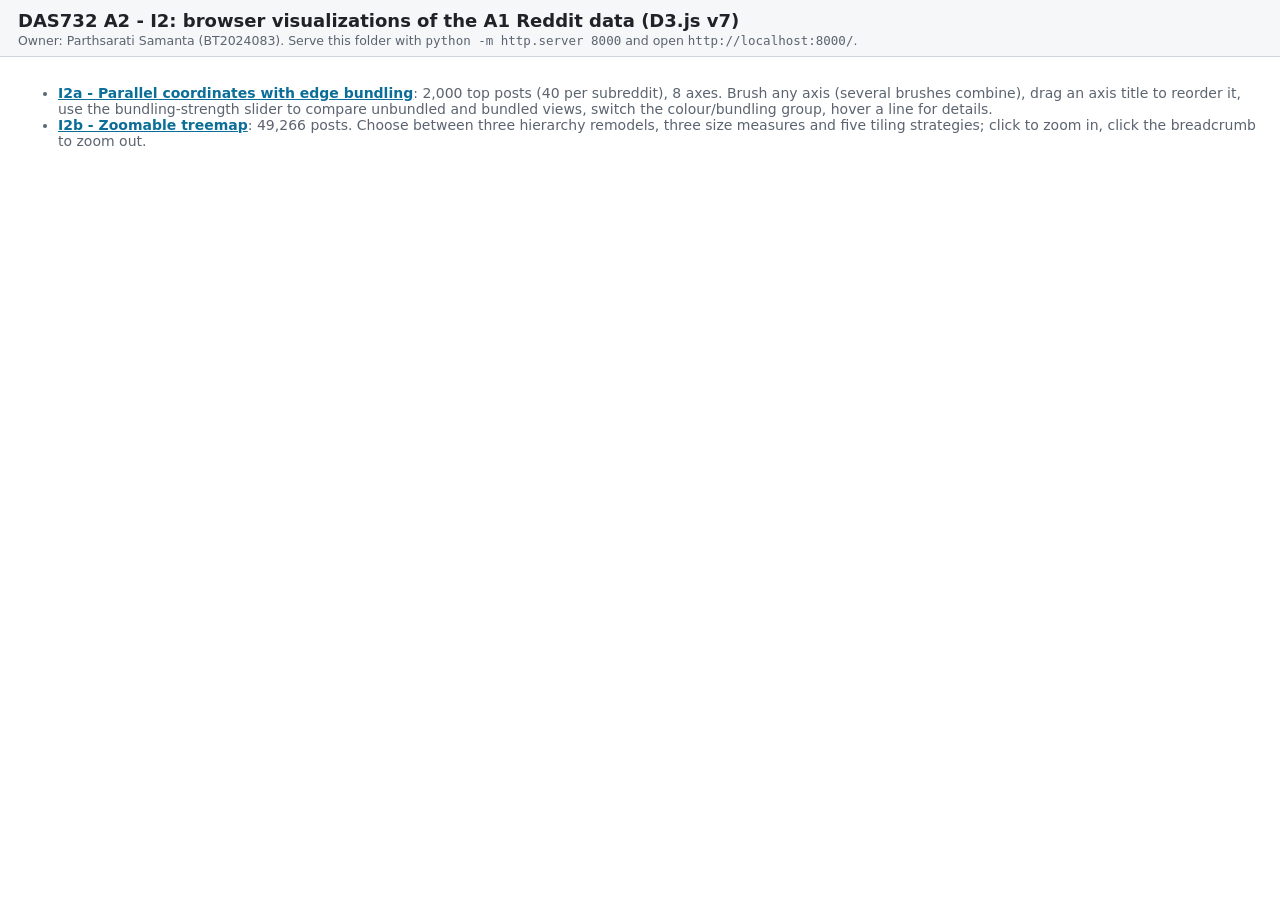
<file: Assignment_2/infovis/i2_web/index.html>
<!DOCTYPE html>
<html lang="en">
<head>
  <meta charset="utf-8">
  <meta name="viewport" content="width=device-width, initial-scale=1">
  <title>DAS732 A2 - I2 Browser Visualizations</title>
  <link rel="stylesheet" href="style.css">
</head>
<body>
<header>
  <h1>DAS732 A2 - I2: browser visualizations of the A1 Reddit data (D3.js v7)</h1>
  <p>Owner: Parthsarati Samanta (BT2024083). Serve this folder with <code>python -m http.server 8000</code>
    and open <code>http://localhost:8000/</code>.</p>
</header>
<div class="note" style="font-size:14px;padding-top:14px">
  <ul>
    <li><a href="parcoords/index.html"><b>I2a - Parallel coordinates with edge bundling</b></a>: 2,000 top posts (40 per subreddit),
      8 axes. Brush any axis (several brushes combine), drag an axis title to reorder it, use the bundling-strength
      slider to compare unbundled and bundled views, switch the colour/bundling group, hover a line for details.</li>
    <li><a href="treemap/index.html"><b>I2b - Zoomable treemap</b></a>: 49,266 posts. Choose between three hierarchy
      remodels, three size measures and five tiling strategies; click to zoom in, click the breadcrumb to zoom out.</li>
  </ul>
</div>
</body>
</html>
</file>
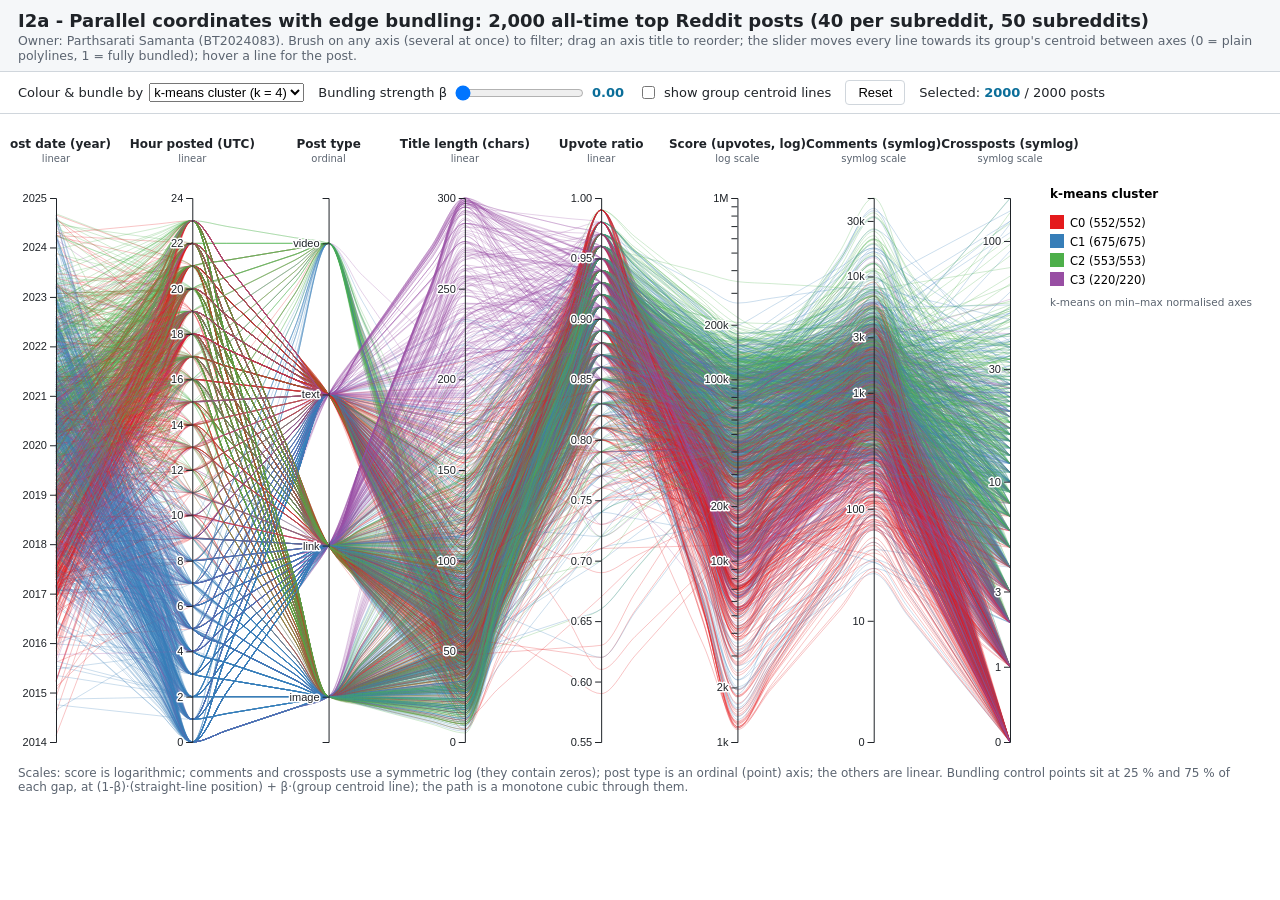
<file: Assignment_2/infovis/i2_web/parcoords/index.html>
<!DOCTYPE html>
<html lang="en">
<head>
  <meta charset="utf-8">
  <meta name="viewport" content="width=device-width, initial-scale=1">
  <title>I2a Parallel Coordinates - Reddit top posts</title>
  <link rel="stylesheet" href="../style.css">
  <script src="../lib/d3.v7.min.js"></script>
</head>
<body>
<header>
  <h1>I2a - Parallel coordinates with edge bundling: 2,000 all-time top Reddit posts (40 per subreddit, 50 subreddits)</h1>
  <p>Owner: Parthsarati Samanta (BT2024083). Brush on any axis (several at once) to filter; drag an axis title to
    reorder; the slider moves every line towards its group's centroid between axes (0 = plain polylines,
    1 = fully bundled); hover a line for the post.</p>
</header>
<div class="controls">
  <label>Colour &amp; bundle by
    <select id="group">
      <option value="cluster">k-means cluster (k = 4)</option>
      <option value="category">Topic category (8)</option>
      <option value="post_type">Post type (4)</option>
    </select>
  </label>
  <label>Bundling strength β
    <input id="beta" type="range" min="0" max="1" step="0.05" value="0">
    <span id="betaVal" class="stat">0.00</span>
  </label>
  <label><input id="showSpine" type="checkbox"> show group centroid lines</label>
  <button id="reset">Reset</button>
  <span>Selected: <span id="count" class="stat">2000</span> / <span id="total">2000</span> posts</span>
  <span id="brushInfo" style="color:#5b6470"></span>
</div>
<div id="chart"></div>
<div class="note">Scales: score is logarithmic; comments and crossposts use a symmetric log (they contain zeros);
  post type is an ordinal (point) axis; the others are linear. Bundling control points sit at 25 % and 75 % of each
  gap, at (1-β)·(straight-line position) + β·(group centroid line); the path is a monotone cubic through them.</div>
<div class="tooltip" id="tip"></div>
<script src="parcoords.js"></script>
</body>
</html>
</file>
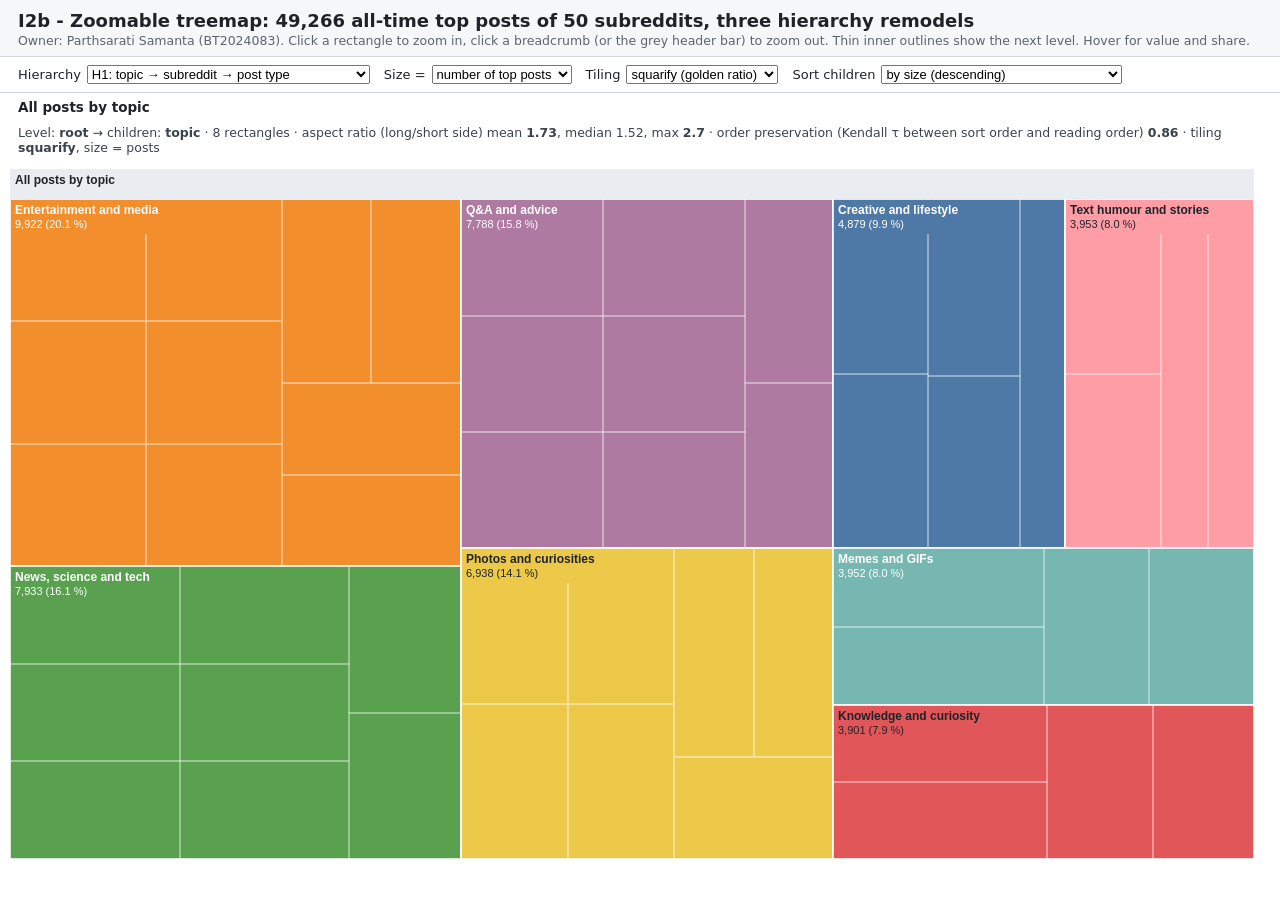
<file: Assignment_2/infovis/i2_web/treemap/index.html>
<!DOCTYPE html>
<html lang="en">
<head>
  <meta charset="utf-8">
  <meta name="viewport" content="width=device-width, initial-scale=1">
  <title>I2b Zoomable Treemap - Reddit top posts</title>
  <link rel="stylesheet" href="../style.css">
  <script src="../lib/d3.v7.min.js"></script>
  <style>
    #crumbs { padding: 6px 18px; font-size: 13.5px; }
    #crumbs span.crumb { color: #0b6e99; cursor: pointer; text-decoration: underline; }
    #crumbs span.here { font-weight: 700; }
    #metrics { padding: 4px 18px 8px; font-size: 12.5px; color: #3a434d; }
    .node text { pointer-events: none; }
  </style>
</head>
<body>
<header>
  <h1>I2b - Zoomable treemap: 49,266 all-time top posts of 50 subreddits, three hierarchy remodels</h1>
  <p>Owner: Parthsarati Samanta (BT2024083). Click a rectangle to zoom in, click a breadcrumb (or the grey header bar)
    to zoom out. Thin inner outlines show the next level. Hover for value and share.</p>
</header>
<div class="controls">
  <label>Hierarchy
    <select id="hier">
      <option value="h1_topic">H1: topic → subreddit → post type</option>
      <option value="h2_media">H2: post type → hosting → topic → subreddit</option>
      <option value="h3_time">H3: era → year → topic → subreddit</option>
    </select>
  </label>
  <label>Size =
    <select id="measure">
      <option value="posts">number of top posts</option>
      <option value="score">total score (upvotes)</option>
      <option value="comments">total comments</option>
    </select>
  </label>
  <label>Tiling
    <select id="tiling">
      <option value="squarify">squarify (golden ratio)</option>
      <option value="binary">binary</option>
      <option value="slice">slice (horizontal strips)</option>
      <option value="dice">dice (vertical strips)</option>
      <option value="sliceDice">slice-dice (alternating)</option>
    </select>
  </label>
  <label>Sort children
    <select id="sort">
      <option value="value">by size (descending)</option>
      <option value="name">by name (alphabetical / chronological)</option>
    </select>
  </label>
</div>
<div id="crumbs"></div>
<div id="metrics"></div>
<div id="chart"></div>
<div class="tooltip" id="tip"></div>
<script src="treemap.js"></script>
</body>
</html>
</file>
<file: Assignment_2/infovis/i2_web/style.css>
/* DAS732 A2 - I2 (Parthsarati Samanta, BT2024083) - shared styles for the D3 views */
:root {
  --bg: #ffffff;
  --panel: #f5f7f9;
  --ink: #1f2328;
  --muted: #5b6470;
  --line: #d0d6dc;
  --accent: #0b6e99;
}
* { box-sizing: border-box; }
body {
  margin: 0;
  font-family: "Segoe UI", system-ui, -apple-system, Roboto, Helvetica, Arial, sans-serif;
  color: var(--ink);
  background: var(--bg);
}
header {
  padding: 10px 18px 8px;
  border-bottom: 1px solid var(--line);
  background: var(--panel);
}
header h1 { font-size: 18px; margin: 0 0 2px; }
header p { margin: 0; font-size: 12.5px; color: var(--muted); }
.controls {
  display: flex;
  flex-wrap: wrap;
  gap: 14px;
  align-items: center;
  padding: 8px 18px;
  border-bottom: 1px solid var(--line);
  font-size: 13px;
}
.controls label { display: flex; gap: 6px; align-items: center; }
.controls select, .controls button, .controls input[type=range] { font-size: 13px; }
.controls button {
  padding: 4px 12px;
  border: 1px solid var(--line);
  background: #fff;
  border-radius: 4px;
  cursor: pointer;
}
.controls button:hover { border-color: var(--accent); color: var(--accent); }
.stat { font-weight: 600; color: var(--accent); }
#chart { padding: 6px 10px 0; }
.tooltip {
  position: fixed;
  pointer-events: none;
  background: rgba(255, 255, 255, 0.97);
  border: 1px solid #999;
  border-radius: 4px;
  padding: 6px 8px;
  font-size: 12px;
  line-height: 1.35;
  max-width: 360px;
  box-shadow: 0 2px 6px rgba(0, 0, 0, 0.15);
  opacity: 0;
  z-index: 10;
}
.axis text { font-size: 11px; paint-order: stroke; stroke: #fff; stroke-width: 3px; stroke-linejoin: round; }
.axis-title { font-size: 12px; font-weight: 600; cursor: grab; fill: var(--ink); }
.axis-title:active { cursor: grabbing; }
.legend { font-size: 12px; }
.note { font-size: 12px; color: var(--muted); padding: 2px 18px 10px; }
a { color: var(--accent); }
/* translucent brush so axis tick labels stay readable underneath */
.brush .selection { fill: #6b7785; fill-opacity: 0.16; stroke: #333; stroke-width: 1; }
</file>
